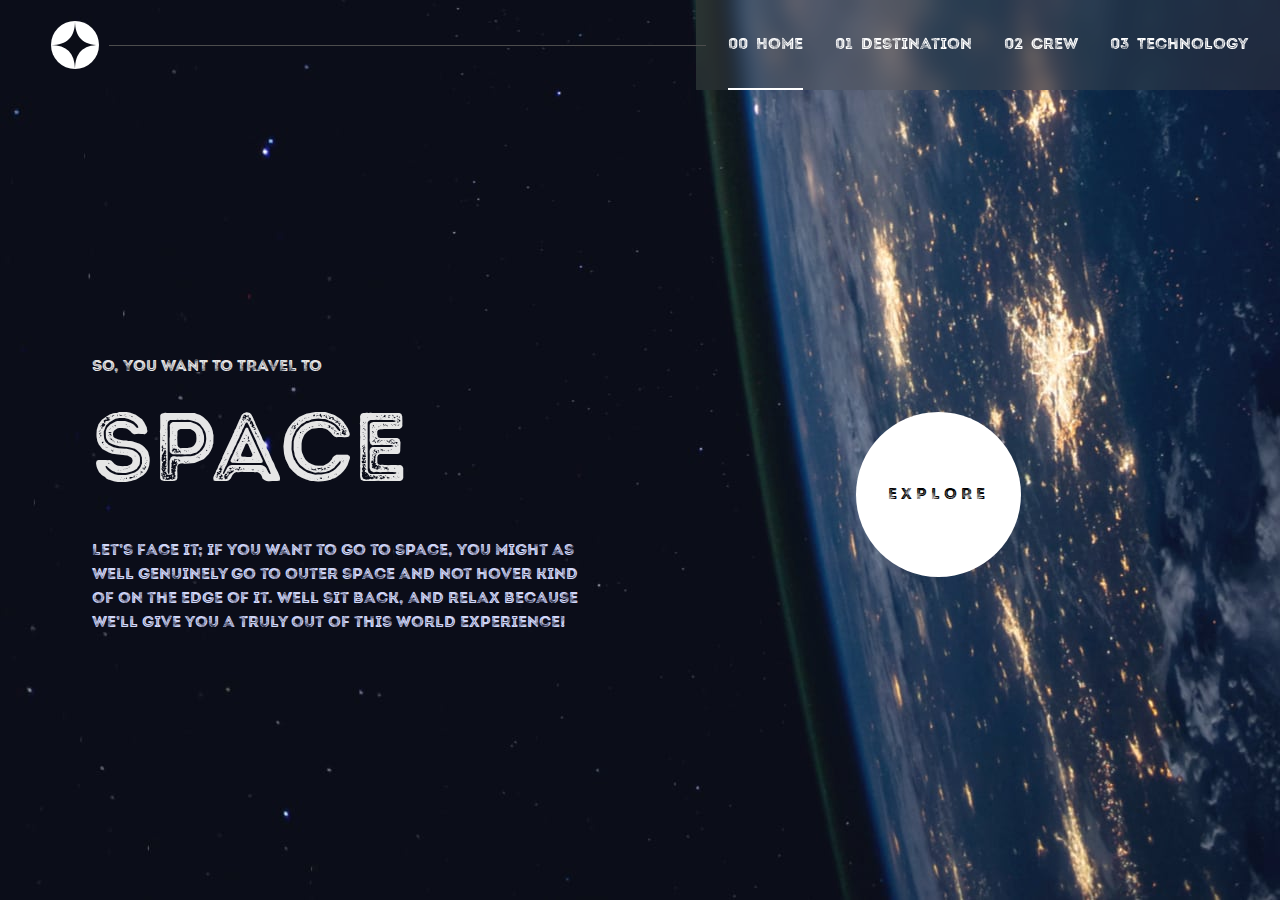
<file: index.html>
<!DOCTYPE html>
<html lang="en">
	<head>
		<meta charset="UTF-8" />
		<meta name="viewport" content="width=device-width, initial-scale=1.0" />

		<link
			rel="icon"
			type="image/png"
			sizes="32x32"
			href="./assets/favicon-32x32.png"
		/>
		<link
			rel="stylesheet"
			type="text/css"
			href="./styles/modern-css-reset.min.css"
		/>
		<link rel="stylesheet" type="text/css" href="./styles/base.css" />
		<link rel="stylesheet" type="text/css" href="./styles/utilities.css" />
		<link rel="stylesheet" type="text/css" href="./styles/common.css" />
		<link rel="stylesheet" type="text/css" href="./styles/home.css" />
		<script type="text/javascript" src="./index.js" defer></script>

		<title>Home | Space tourism website</title>
	</head>

	<body class="home">
		<header id="primary-header">
			<div class="logo">
				<a href="/">
					<img src="./assets/shared/logo.svg" alt="logo" />
				</a>
			</div>

			<button
				type="button"
				aria-controls="primary-navigation"
				id="menu-toggle"
				data-open="false"
			>
				<span class="sr-only" aria-expanded="false">Menu</span>
				<img
					src="./assets/shared/icon-hamburger.svg"
					aria-hidden="true"
					class="hamburger-icon"
				/>
				<img
					src="./assets/shared/icon-close.svg"
					aria-hidden="true"
					class="close-icon"
				/>
			</button>

			<nav id="primary-navigation" aria-expanded="false">
				<ul role="list">
					<li>
						<a href="/" class="nav-item active">
							<span aria-hidden="true">00</span>Home
						</a>
					</li>
					<li>
						<a href="./destination.html" class="nav-item">
							<span aria-hidden="true">01</span>Destination
						</a>
					</li>
					<li>
						<a href="./crew.html" class="nav-item">
							<span aria-hidden="true">02</span>Crew
						</a>
					</li>
					<li>
						<a href="./technology.html" class="nav-item">
							<span aria-hidden="true">03</span>Technology
						</a>
					</li>
				</ul>
			</nav>
		</header>

		<main>
			<header class="flow">
				<h1>So, you want to travel to <span>Space</span></h1>
				<p>
					Let’s face it; if you want to go to space, you might as well genuinely
					go to outer space and not hover kind of on the edge of it. Well sit
					back, and relax because we’ll give you a truly out of this world
					experience!
				</p>
			</header>
			<a href="/destination.html" class="explore">
				<span>Explore</span>
			</a>
		</main>
	</body>
</html>
</file>
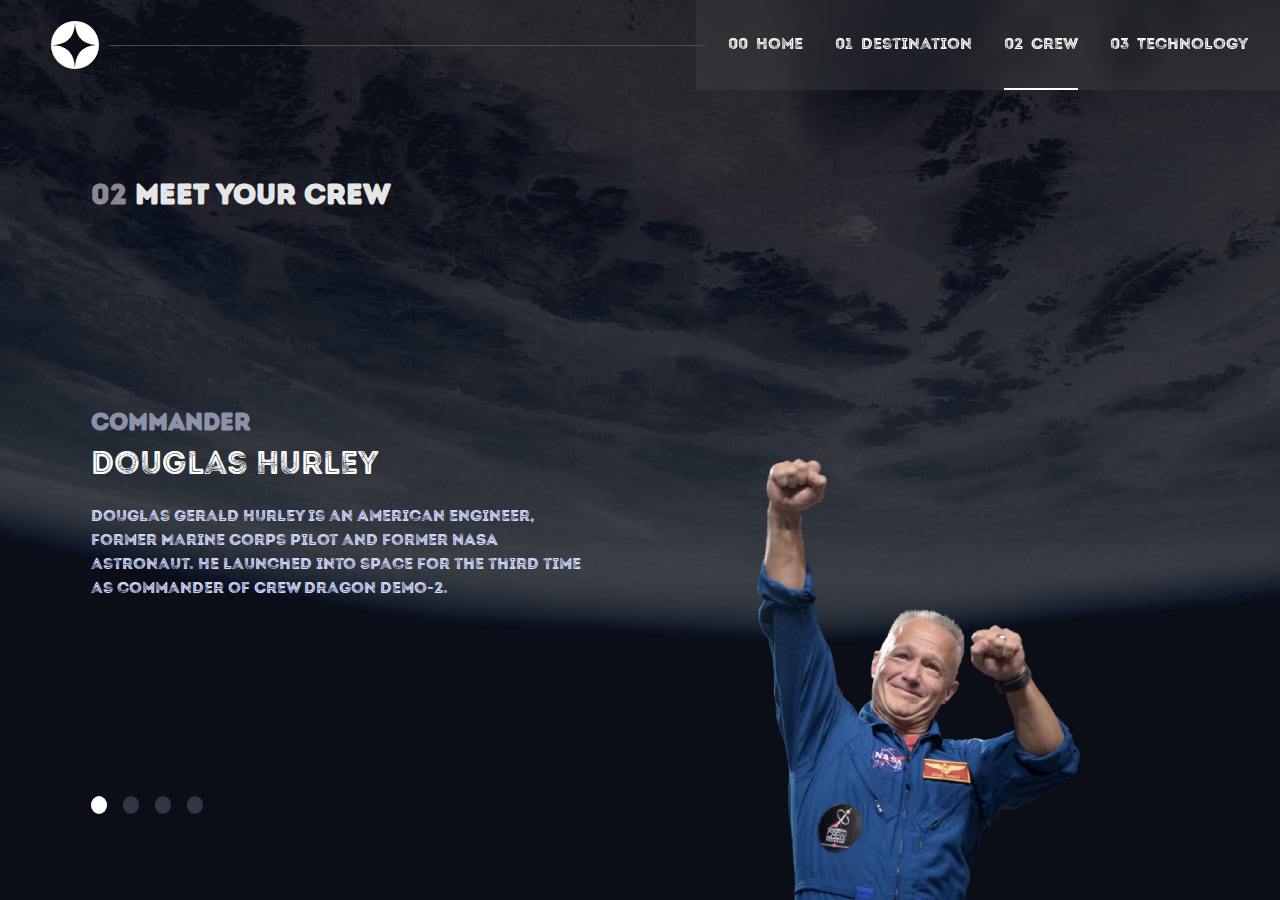
<file: crew.html>
<!DOCTYPE html>
<html lang="en">
	<head>
		<meta charset="UTF-8" />
		<meta name="viewport" content="width=device-width, initial-scale=1.0" />

		<link
			rel="icon"
			type="image/png"
			sizes="32x32"
			href="./assets/favicon-32x32.png"
		/>
		<link
			rel="stylesheet"
			type="text/css"
			href="./styles/modern-css-reset.min.css"
		/>
		<link rel="stylesheet" type="text/css" href="./styles/base.css" />
		<link rel="stylesheet" type="text/css" href="./styles/utilities.css" />
		<link rel="stylesheet" type="text/css" href="./styles/common.css" />
		<link rel="stylesheet" type="text/css" href="./styles/crew.css" />
		<script type="text/javascript" src="./index.js" defer></script>
		<script type="text/javascript" src="./tabs.js" defer></script>

		<title>Crew | Space tourism website</title>
	</head>

	<body class="crew">
		<header id="primary-header">
			<div class="logo">
				<a href="/">
					<img src="./assets/shared/logo.svg" alt="logo" />
				</a>
			</div>

			<button
				type="button"
				aria-controls="primary-navigation"
				id="menu-toggle"
				data-open="false"
			>
				<span class="sr-only" aria-expanded="false">Menu</span>
				<img
					src="./assets/shared/icon-hamburger.svg"
					aria-hidden="true"
					class="hamburger-icon"
				/>
				<img
					src="./assets/shared/icon-close.svg"
					aria-hidden="true"
					class="close-icon"
				/>
			</button>

			<nav id="primary-navigation" aria-expanded="false">
				<ul role="list">
					<li>
						<a href="/" class="nav-item">
							<span aria-hidden="true">00</span>Home
						</a>
					</li>
					<li>
						<a href="./destination.html" class="nav-item">
							<span aria-hidden="true">01</span>Destination
						</a>
					</li>
					<li>
						<a href="./crew.html" class="nav-item active">
							<span aria-hidden="true">02</span>Crew
						</a>
					</li>
					<li>
						<a href="./technology.html" class="nav-item">
							<span aria-hidden="true">03</span>Technology
						</a>
					</li>
				</ul>
			</nav>
		</header>

		<main class="wrapper">
			<h1><span aria-hidden="true">02</span> Meet your crew</h1>

			<ul role="tablist" class="interactive-tabs dots">
				<li>
					<button
						role="tab"
						aria-selected="true"
						aria-controls="commander-panel"
						tabindex="0"
					>
						<span class="sr-only">commander</span>
					</button>
				</li>
				<li>
					<button role="tab" aria-controls="specialist-panel" tabindex="-1">
						<span class="sr-only">specialist</span>
					</button>
				</li>
				<li>
					<button role="tab" aria-controls="pilot-panel" tabindex="-1">
						<span class="sr-only">pilot</span>
					</button>
				</li>
				<li>
					<button role="tab" aria-controls="engineer-panel" tabindex="-1">
						<span class="sr-only">engineer</span>
					</button>
				</li>
			</ul>

			<article
				id="commander-panel"
				class="flow"
				data-selected="true"
				role="tabpanel"
			>
				<header>
					<h2>Commander</h2>
					<p>Douglas Hurley</p>
				</header>
				<p>
					Douglas Gerald Hurley is an American engineer, former Marine Corps
					pilot and former NASA astronaut. He launched into space for the third
					time as commander of Crew Dragon Demo-2.
				</p>
			</article>

			<picture data-selected="true" data-id="commander-panel">
				<source
					srcset="./assets/crew/image-douglas-hurley.webp"
					type="image/webp"
				/>
				<img
					src="./assets/crew/image-douglas-hurley.png"
					alt="commander douglas hurley"
				/>
			</picture>

			<!-- ========================================== -->

			<article
				id="specialist-panel"
				class="flow"
				data-selected="false"
				role="tabpanel"
			>
				<header>
					<h2>Mission Specialist</h2>
					<p>Mark Shuttleworth</p>
				</header>
				<p>
					Mark Richard Shuttleworth is the founder and CEO of Canonical, the
					company behind the Linux-based Ubuntu operating system. Shuttleworth
					became the first South African to travel to space as a space tourist.
				</p>
			</article>

			<picture data-selected="false" data-id="specialist-panel">
				<source
					srcset="./assets/crew/image-mark-shuttleworth.webp"
					type="image/webp"
				/>
				<img
					src="./assets/crew/image-mark-shuttleworth.png"
					alt="specialist mark shuttleworth"
				/>
			</picture>

			<!-- ========================================== -->

			<article
				id="pilot-panel"
				class="flow"
				data-selected="false"
				role="tabpanel"
			>
				<header>
					<h2>Pilot</h2>
					<p>Victor Glover</p>
				</header>
				<p>
					Pilot on the first operational flight of the SpaceX Crew Dragon to the
					International Space Station. Glover is a commander in the U.S. Navy
					where he pilots an F/A-18.He was a crew member of Expedition 64, and
					served as a station systems flight engineer.
				</p>
			</article>

			<picture data-selected="false" data-id="pilot-panel">
				<source
					srcset="./assets/crew/image-victor-glover.webp"
					type="image/webp"
				/>
				<img
					src="./assets/crew/image-victor-glover.png"
					alt="pilot victor glover"
				/>
			</picture>

			<!-- ========================================== -->

			<article
				id="engineer-panel"
				class="flow"
				data-selected="false"
				role="tabpanel"
			>
				<header>
					<h2>Flight Engineer</h2>
					<p>Anousheh Ansari</p>
				</header>
				<p>
					Anousheh Ansari is an Iranian American engineer and co-founder of
					Prodea Systems. Ansari was the fourth self-funded space tourist, the
					first self-funded woman to fly to the ISS, and the first Iranian in
					space.
				</p>
			</article>

			<picture data-selected="false" data-id="engineer-panel">
				<source
					srcset="./assets/crew/image-anousheh-ansari.webp"
					type="image/webp"
				/>
				<img
					src="./assets/crew/image-anousheh-ansari.png"
					alt="engineer anousheh ansari"
				/>
			</picture>
		</main>
	</body>
</html>
</file>
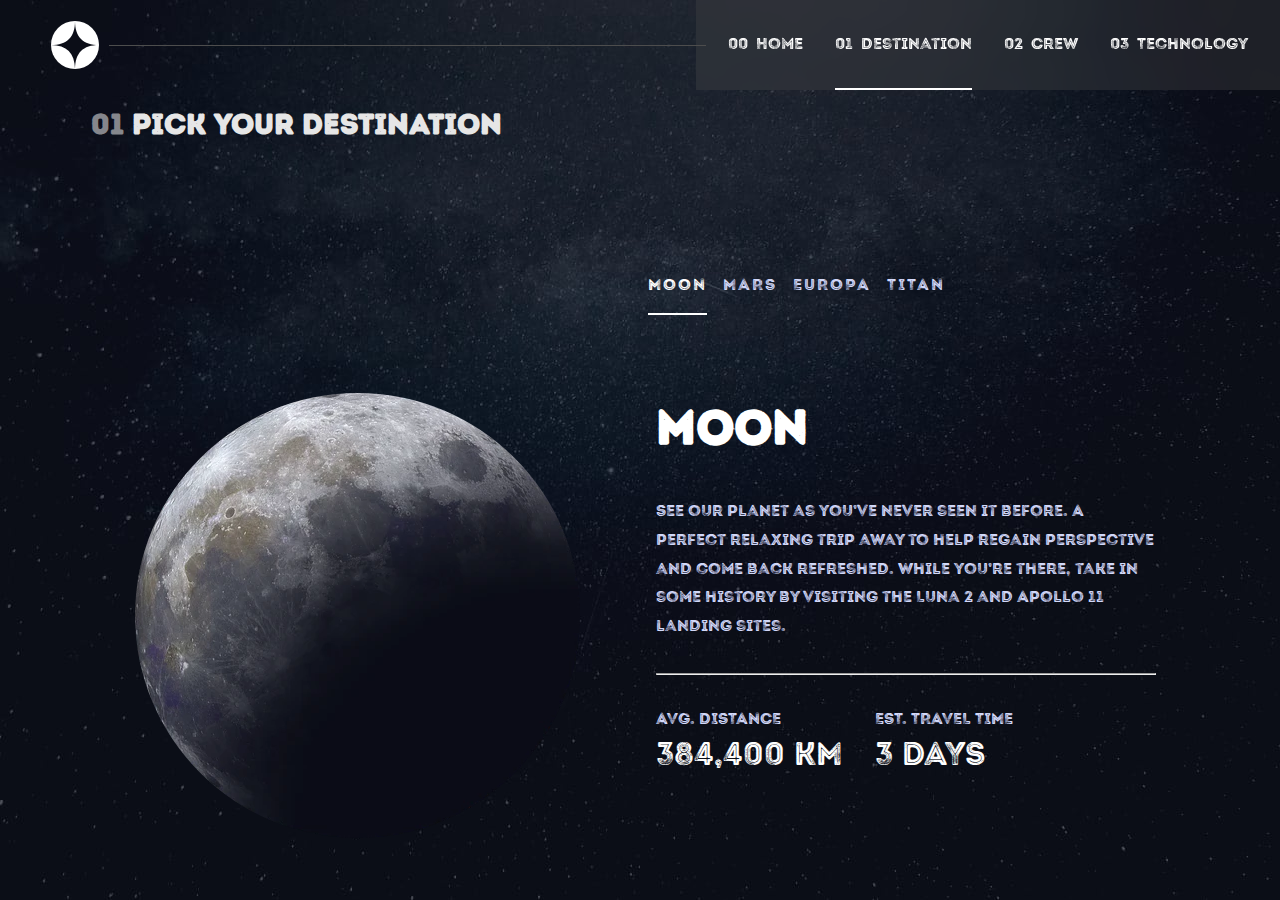
<file: destination.html>
<!DOCTYPE html>
<html lang="en">
	<head>
		<meta charset="UTF-8" />
		<meta name="viewport" content="width=device-width, initial-scale=1.0" />

		<link
			rel="icon"
			type="image/png"
			sizes="32x32"
			href="./assets/favicon-32x32.png"
		/>
		<link
			rel="stylesheet"
			type="text/css"
			href="./styles/modern-css-reset.min.css"
		/>
		<link rel="stylesheet" type="text/css" href="./styles/base.css" />
		<link rel="stylesheet" type="text/css" href="./styles/utilities.css" />
		<link rel="stylesheet" type="text/css" href="./styles/common.css" />
		<link rel="stylesheet" type="text/css" href="./styles/destination.css" />
		<script type="text/javascript" src="./index.js" defer></script>
		<script type="text/javascript" src="./tabs.js" defer></script>

		<title>Destination | Space tourism website</title>
	</head>

	<body class="destination">
		<header id="primary-header">
			<div class="logo">
				<a href="/">
					<img src="./assets/shared/logo.svg" alt="logo" />
				</a>
			</div>
			<button
				type="button"
				aria-controls="primary-navigation"
				id="menu-toggle"
				data-open="false"
			>
				<span class="sr-only" aria-expanded="false">Menu</span>
				<img
					src="./assets/shared/icon-hamburger.svg"
					aria-hidden="true"
					class="hamburger-icon"
				/>
				<img
					src="./assets/shared/icon-close.svg"
					aria-hidden="true"
					class="close-icon"
				/>
			</button>
			<nav id="primary-navigation" aria-expanded="false">
				<ul role="list">
					<li>
						<a href="/" class="nav-item">
							<span aria-hidden="true">00</span>Home
						</a>
					</li>
					<li>
						<a href="./destination.html" class="nav-item active">
							<span aria-hidden="true">01</span>Destination
						</a>
					</li>
					<li>
						<a href="./crew.html" class="nav-item">
							<span aria-hidden="true">02</span>Crew
						</a>
					</li>
					<li>
						<a href="./technology.html" class="nav-item">
							<span aria-hidden="true">03</span>Technology
						</a>
					</li>
				</ul>
			</nav>
		</header>

		<main class="wrapper">
			<h1><span>01</span> Pick your destination</h1>

			<ul role="tablist" class="interactive-tabs">
				<li>
					<button
						role="tab"
						aria-selected="true"
						aria-controls="moon-panel"
						tabindex="0"
					>
						Moon
					</button>
				</li>
				<li>
					<button role="tab" aria-controls="mars-panel" tabindex="-1">
						Mars
					</button>
				</li>
				<li>
					<button role="tab" aria-controls="europa-panel" tabindex="-1">
						Europa
					</button>
				</li>
				<li>
					<button role="tab" aria-controls="titan-panel" tabindex="-1">
						Titan
					</button>
				</li>
			</ul>

			<article role="tabpanel" id="moon-panel" data-selected="true">
				<picture>
					<source
						srcset="./assets/destination/image-moon.webp"
						type="image/webp"
					/>
					<img src="./assets/destination/image-moon.png" alt="moon" />
				</picture>
				<div class="flow">
					<h2>Moon</h2>
					<p>
						See our planet as you’ve never seen it before. A perfect relaxing
						trip away to help regain perspective and come back refreshed. While
						you’re there, take in some history by visiting the Luna 2 and Apollo
						11 landing sites.
					</p>

					<hr />

					<dl>
						<div>
							<dt>Avg. distance</dt>
							<dd>384,400 km</dd>
						</div>
						<div>
							<dt>Est. travel time</dt>
							<dd>3 days</dd>
						</div>
					</dl>
				</div>
			</article>

			<article role="tabpanel" id="mars-panel">
				<picture>
					<source
						srcset="./assets/destination/image-mars.webp"
						type="image/webp"
					/>
					<img src="./assets/destination/image-mars.png" alt="mars" />
				</picture>
				<div class="flow">
					<h2>Mars</h2>
					<p>
						Don’t forget to pack your hiking boots. You’ll need them to tackle
						Olympus Mons, the tallest planetary mountain in our solar system.
						It’s two and a half times the size of Everest!
					</p>

					<hr />

					<dl>
						<div>
							<dt>Avg. distance</dt>
							<dd>225 mil. km</dd>
						</div>
						<div>
							<dt>Est. travel time</dt>
							<dd>9 months</dd>
						</div>
					</dl>
				</div>
			</article>

			<article role="tabpanel" id="europa-panel">
				<picture>
					<source
						srcset="./assets/destination/image-europa.webp"
						type="image/webp"
					/>
					<img src="./assets/destination/image-europa.png" alt="europa" />
				</picture>
				<div class="flow">
					<h2>Europa</h2>
					<p>
						The smallest of the four Galilean moons orbiting Jupiter, Europa is
						a winter lover’s dream. With an icy surface, it’s perfect for a bit
						of ice skating, curling, hockey, or simple relaxation in your snug
						wintery cabin.
					</p>

					<hr />

					<dl>
						<div>
							<dt>Avg. distance</dt>
							<dd>628 mil. km</dd>
						</div>
						<div>
							<dt>Est. travel time</dt>
							<dd>3 years</dd>
						</div>
					</dl>
				</div>
			</article>

			<article role="tabpanel" id="titan-panel">
				<picture>
					<source
						srcset="./assets/destination/image-titan.webp"
						type="image/webp"
					/>
					<img src="./assets/destination/image-titan.png" alt="titan" />
				</picture>
				<div class="flow">
					<h2>Titan</h2>
					<p>
						The only moon known to have a dense atmosphere other than Earth,
						Titan is a home away from home (just a few hundred degrees colder!).
						As a bonus, you get striking views of the Rings of Saturn.
					</p>

					<hr />

					<dl>
						<div>
							<dt>Avg. distance</dt>
							<dd>1.6 bil. km</dd>
						</div>
						<div>
							<dt>Est. travel time</dt>
							<dd>7 years</dd>
						</div>
					</dl>
				</div>
			</article>
		</main>
	</body>
</html>
</file>
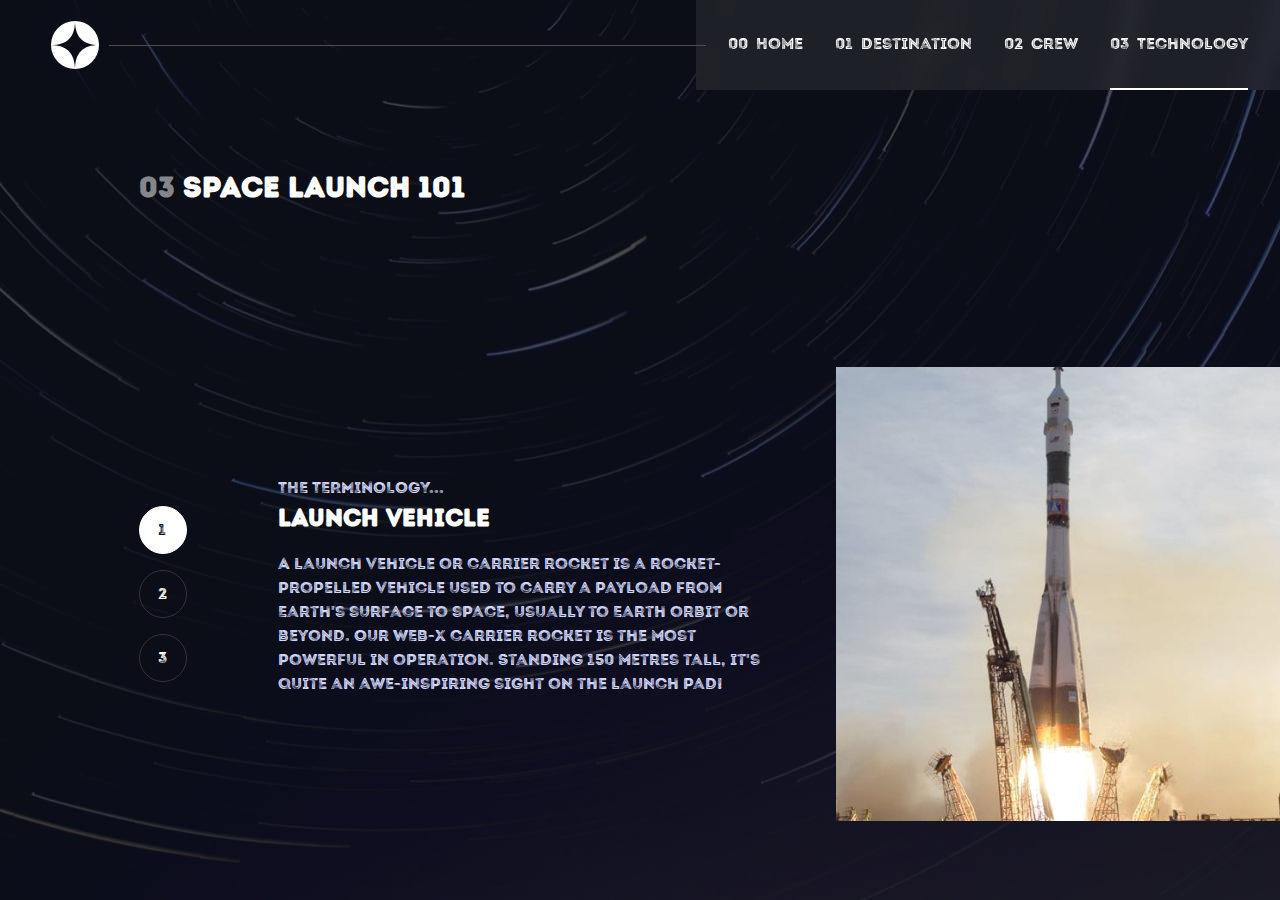
<file: technology.html>
<!DOCTYPE html>
<html lang="en">
	<head>
		<meta charset="UTF-8" />
		<meta name="viewport" content="width=device-width, initial-scale=1.0" />

		<link
			rel="icon"
			type="image/png"
			sizes="32x32"
			href="./assets/favicon-32x32.png"
		/>
		<link
			rel="stylesheet"
			type="text/css"
			href="./styles/modern-css-reset.min.css"
		/>
		<link rel="stylesheet" type="text/css" href="./styles/base.css" />
		<link rel="stylesheet" type="text/css" href="./styles/utilities.css" />
		<link rel="stylesheet" type="text/css" href="./styles/common.css" />
		<link rel="stylesheet" type="text/css" href="./styles/technology.css" />
		<script type="text/javascript" src="./index.js" defer></script>
		<script type="text/javascript" src="./tabs.js" defer></script>

		<title>Technology | Space tourism website</title>
	</head>

	<body class="technology">
		<header id="primary-header">
			<div class="logo">
				<a href="/">
					<img src="./assets/shared/logo.svg" alt="logo" />
				</a>
			</div>

			<button
				type="button"
				aria-controls="primary-navigation"
				id="menu-toggle"
				data-open="false"
			>
				<span class="sr-only" aria-expanded="false">Menu</span>
				<img
					src="./assets/shared/icon-hamburger.svg"
					aria-hidden="true"
					class="hamburger-icon"
				/>
				<img
					src="./assets/shared/icon-close.svg"
					aria-hidden="true"
					class="close-icon"
				/>
			</button>

			<nav id="primary-navigation" aria-expanded="false">
				<ul role="list">
					<li>
						<a href="/" class="nav-item">
							<span aria-hidden="true">00</span>Home
						</a>
					</li>
					<li>
						<a href="./destination.html" class="nav-item">
							<span aria-hidden="true">01</span>Destination
						</a>
					</li>
					<li>
						<a href="./crew.html" class="nav-item">
							<span aria-hidden="true">02</span>Crew
						</a>
					</li>
					<li>
						<a href="./technology.html" class="nav-item active">
							<span aria-hidden="true">03</span>Technology
						</a>
					</li>
				</ul>
			</nav>
		</header>

		<main>
			<h1><span aria-hidden="true">03</span> Space launch 101</h1>

			<ul role="tablist" class="interactive-tabs nums">
				<li>
					<button
						role="tab"
						aria-selected="true"
						aria-controls="launch-vehicle-panel"
						tabindex="0"
						aria-label="launch vehicle"
					>
						<span aria-hidden="true">1</span>
					</button>
				</li>
				<li>
					<button
						role="tab"
						aria-controls="spaceport-panel"
						tabindex="-1"
						aria-label="spaceport"
					>
						<span aria-hidden="true">2</span>
					</button>
				</li>
				<li>
					<button
						role="tab"
						aria-controls="space-capsule-panel"
						tabindex="-1"
						aria-label="space capsule"
					>
						<span aria-hidden="true">3</span>
					</button>
				</li>
			</ul>

			<article
				id="launch-vehicle-panel"
				class="flow"
				data-selected="true"
				role="tabpanel"
			>
				<header>
					<span>The terminology...</span>
					<h2>Launch vehicle</h2>
				</header>
				<p>
					A launch vehicle or carrier rocket is a rocket-propelled vehicle used
					to carry a payload from Earth's surface to space, usually to Earth
					orbit or beyond. Our WEB-X carrier rocket is the most powerful in
					operation. Standing 150 metres tall, it's quite an awe-inspiring sight
					on the launch pad!
				</p>
			</article>

			<picture data-selected="true" data-id="launch-vehicle-panel">
				<source
					srcset="./assets/technology/image-launch-vehicle-portrait.jpg"
					type="image/jpg"
					media="(min-width: 720px)"
				/>
				<img
					src="./assets/technology/image-launch-vehicle-landscape.jpg"
					alt="launch vehicle"
				/>
			</picture>

			<!-- ========================================== -->

			<article
				id="spaceport-panel"
				class="flow"
				data-selected="false"
				role="tabpanel"
			>
				<header>
					<span>The terminology...</span>
					<h2>Spaceport</h2>
				</header>
				<p>
					A spaceport or cosmodrome is a site for launching (or receiving)
					spacecraft, by analogy to the seaport for ships or airport for
					aircraft. Based in the famous Cape Canaveral, our spaceport is ideally
					situated to take advantage of the Earth’s rotation for launch.
				</p>
			</article>

			<picture data-selected="false" data-id="spaceport-panel">
				<source
					srcset="./assets/technology/image-spaceport-portrait.jpg"
					type="image/jpg"
					media="(min-width: 720px)"
				/>
				<img
					src="./assets/technology/image-spaceport-landscape.jpg"
					alt="launch vehicle"
				/>
			</picture>

			<!-- ========================================== -->

			<article
				id="space-capsule-panel"
				class="flow"
				data-selected="false"
				role="tabpanel"
			>
				<header>
					<span>The terminology...</span>
					<h2>Space capsule</h2>
				</header>
				<p>
					A space capsule is an often-crewed spacecraft that uses a blunt-body
					reentry capsule to reenter the Earth's atmosphere without wings. Our
					capsule is where you'll spend your time during the flight. It includes
					a space gym, cinema, and plenty of other activities to keep you
					entertained.
				</p>
			</article>

			<picture data-selected="false" data-id="space-capsule-panel">
				<source
					srcset="./assets/technology/image-space-capsule-portrait.jpg"
					type="image/jpg"
					media="(min-width: 720px)"
				/>
				<img
					src="./assets/technology/image-space-capsule-landscape.jpg"
					alt="launch vehicle"
				/>
			</picture>
		</main>
	</body>
</html>
</file>
<file: styles/base.css>
:root {
	--clr-dark: 230, 35%, 7%;
	--clr-light: 231, 77%, 90%;
}

*,
*::after,
*::before {
	padding: 0;
	margin: 0;
}

body {
	/*font-family: Courier New, sans-serif;*/
	font-family: 'introrustg-base2line', sans-serif;
	overflow-x: hidden;
}

main {
	padding-top: 88px;
	padding-inline: 4vw;
	min-height: 100vh;
}

button {
	display: inline-block;
	cursor: pointer;
	border: none;
	margin-inline: auto;
}

p {
	max-width: 50ch;
}

img,
picture {
	object-fit: scale-down;
}

ul[role='tablist'] {
	list-style: none;
}

::selection {
	color: hsl(var(--clr-dark));
	background-color: hsl(var(--clr-light));
}

:focus-visible {
	outline: 2px solid white;
	outline-offset: 2px;
}

@font-face {
  font-family: 'introrustg-base2line';
  src: url('introrustg-base2line-webfont.woff2') format('woff2'),
       url('introrustg-base2line-webfont.woff') format('woff');
  font-weight: normal;
  font-style: normal;
}
</file>
<file: styles/utilities.css>
.flex-row-center {
	display: flex;
	flex-direction: row;
	justify-content: center;
	align-items: center;
}

.flex-column-center {
	display: flex;
	flex-direction: column;
	justify-content: center;
	align-items: center;
}

.flow > * + * {
	margin-top: var(--flow-space, 1rem);
}

.margin-side-auto {
	margin-left: auto;
	margin-right: auto;
}

.sr-only {
	position: absolute;
	width: 1px;
	height: 1px;
	padding: 0;
	margin: -1px;
	overflow: hidden;
	clip: rect(0, 0, 0, 0);
	white-space: nowrap; /* added line */
	border: 0;
}

.wrapper {
	max-width: 1200px;
	margin-left: auto;
	margin-right: auto;
}
</file>
<file: styles/common.css>
/*==================================================================*/
/* Common styles */
/*==================================================================*/

#primary-header {
	position: absolute;
	inset: 0 0 auto 0;
	display: flex;
	justify-content: space-between;
	align-items: center;
}
#primary-header::before {
	content: '';
	position: relative;
	order: 2;
	flex: 1;
	transform: translateX(10px);
	/*max-width: 50%;*/
	height: 1px;
	background-color: hsl(0, 0%, 30%);
	z-index: 1;
}
#primary-header .logo {
	order: 1;
	padding: 1rem 0 1rem 4vw;
}

#primary-navigation {
	position: relative;
	order: 2;
	isolation: isolate;
	padding: 0 2rem;
}
#primary-navigation::after {
	content: '';
	position: absolute;
	z-index: -1;
	inset: 0;
	background-color: hsl(0, 0%, 0%, 0.9);
	/*background-color: grey;*/
	/*filter: blur(10px);*/
	/*clip-path: inset(10px);*/
}
@supports (backdrop-filter: blur(10px)) {
	#primary-navigation::after {
		background-color: hsl(0, 0%, 30%, 0.3);
		backdrop-filter: blur(10px);
	}
}
#primary-navigation ul {
	--flex-gap: 2rem;
	display: flex;
	justify-content: center;
	align-items: center;
	gap: var(--flex-gap, 1rem);
}
#primary-navigation a {
	display: inline-block;
	color: white;
	text-decoration: none;
}
#primary-navigation a span {
	margin-right: 0.5rem;
}

#menu-toggle {
	position: absolute;
	z-index: 3;
	top: 1rem;
	right: 1rem;
	background-color: transparent;
	padding: 0;
	border: 0;
}
#menu-toggle img {
	object-fit: scale-down;
}
#menu-toggle[data-open='false'] .hamburger-icon {
	display: inline-block;
}
#menu-toggle[data-open='false'] .close-icon {
	display: none;
}
#menu-toggle[data-open='true'] .close-icon {
	display: inline-block;
}
#menu-toggle[data-open='true'] .hamburger-icon {
	display: none;
}

@media screen and (min-width: 720px) {
	#menu-toggle {
		display: none;
	}
}

@media screen and (max-width: 720px) {
	#primary-header::before {
		display: none;
	}

	#primary-navigation {
		position: fixed;
		z-index: 2;
		inset: 0 0 0 30%;
		transform: translateX(100%);
		transition: transform 0.3s cubic-bezier(0.65, 0.05, 0.36, 1);
	}
	#primary-navigation ul {
		--flex-gap: 1rem;
		display: flex;
		justify-content: center;
		align-items: center;
		flex-direction: column;
		min-height: 100%;
	}
	#primary-navigation[aria-expanded='true'] {
		transform: translateX(0);
	}
}

h1 {
	color: hsl(0, 0%, 90%);
	text-transform: uppercase;
	font-size: clamp(1rem, 1rem + 1vw, 2rem);
}
h1 span {
	color: hsl(0, 0%, 100%, 0.5);
}

/*==================================================================*/
/* Interactive elements */
/*==================================================================*/

.nav-item {
	padding: 1rem 0;
	border-bottom: 2px solid transparent;
	transition: border-bottom-color 0.3s;
}
.nav-item:hover {
	border-bottom-color: hsl(0, 0%, 50%);
}
.nav-item.active {
	border-bottom-color: hsl(0, 0%, 100%);
}

.interactive-tabs {
	display: flex;
	gap: var(--flex-gap, 1rem);
}
.interactive-tabs *[role='tab'] {
	color: hsl(var(--clr-light));
	background-color: transparent;
	text-transform: uppercase;
	letter-spacing: 0.125em;
	padding: var(--tab-padding, 1rem) 0;
	border-bottom: 2px solid transparent;
	transition: color 0.3s, background-color 0.3s, border-color 0.3s;
	cursor: pointer;
}
.interactive-tabs *[role='tab']:hover {
	border-bottom-color: hsl(0, 0%, 50%);
}
.interactive-tabs *[role='tab'][aria-selected='true'] {
	color: white;
	border-bottom-color: white;
}

.interactive-tabs.dots *[role='tab'] {
	background-color: hsl(var(--clr-light), 0.2);
	padding: 0.5rem;
	border-radius: 50%;
}
.interactive-tabs.dots *[role='tab']:hover {
	background-color: hsl(var(--clr-light), 0.7);
}
.interactive-tabs.dots *[role='tab'][aria-selected='true'] {
	background-color: white;
}

.interactive-tabs.nums *[role='tab'] {
	color: white;
	background-color: var(--clr-dark);
	padding: 0;
	border-radius: 50%;
	border: 1px solid hsl(0, 0%, 20%);
	aspect-ratio: 1;
	width: 3rem;
}
.interactive-tabs.nums *[role='tab']:hover {
	border-color: white;
	/*background-color: hsl(0, 0%, 50%);*/
}
.interactive-tabs.nums *[role='tab'][aria-selected='true'] {
	color: hsl(var(--clr-dark));
	background-color: white;
	border-color: white;
}

/*.slider-dot {
	padding: 1rem;
	border-radius: 50%;
}
.slider-dot:hover {
	background-color: hsl(0, 0%, 50%);
}
.slider-dot[aria-selected='true'] {
	background-color: hsl(0, 0%, 20%);
}
*/

/*.slider-num {
	color: white;
	background-color: var(--clr-dark);
	padding: 1rem;
	border-radius: 50%;
	border: 1px solid hsl(0, 0%, 20%);
}
.slider-num:hover {
	border-color: white;
	background-color: hsl(0, 0%, 50%);
}
.slider-num[aria-selected='true'] {
	color: var(--clr-dark);
	background-color: white;
}*/

@media screen and (min-width: 720px) {
	.nav-item {
		padding: 2rem 0;
	}
}

@keyframes load-article {
	0% {
		opacity: 0;
		transform: translateY(10px);
	}
	100% {
		opacity: 1;
		transform: translateY(0px);
	}
}
</file>
<file: styles/home.css>
.home {
	background-image: url('../assets/home/background-home-mobile.jpg');
	background-size: cover;
	background-position: bottom;
}
.home main {
	display: grid;
	place-items: center;
	gap: 1rem;
}
.home main header {
	color: hsl(var(--clr-light));
	text-align: center;
}
.home main h1 {
	text-transform: uppercase;
	font-weight: 400;
	font-size: 1rem;
}
.home main h1 span {
	display: block;
	color: hsl(0, 0%, 90%);
	font-size: 4.5em;
}

.explore {
	display: inline-block;
	position: relative;
	align-self: start;
	color: black;
	background-color: white;
	text-transform: uppercase;
	text-decoration: none;
	letter-spacing: 0.25em;
	aspect-ratio: 1;
	padding: 0.5em 1em;
	border-radius: 50%;
}
.explore::before {
	content: 'Explore';
	position: absolute;
	top: 50%;
	left: 50%;
	transform: translate(-50%, -50%);
	background-color: transparent;
}
.explore::after {
	content: '';
	position: absolute;
	z-index: -1;
	inset: 0;
	opacity: 0;
	background-color: hsl(0, 0%, 100%, 0.5);
	border-radius: 50%;
	transition: transform 0.4s ease-in-out, opacity 0.5s ease-in-out;
}
.explore:hover::after,
.explore:focus-visible::after {
	transform: scale(1.5);
	opacity: 1;
}

.explore span {
	clip-path: inset(50%);
	/*display: inline-block;*/
}

@media screen and (min-width: 720px) {
	.home {
		background-image: url('../assets/home/background-home-desktop.jpg');
	}
	.home main {
		grid-template-columns: repeat(2, 1fr);
	}
	.home main header {
		text-align: start;
	}
	.home h1 {
		font-size: 2rem;
	}
	.home main h1 span {
		display: block;
		font-size: 6em;
	}

	.explore {
		padding: 1em 2em;
		align-self: center;
	}
}
</file>
<file: styles/crew.css>
.crew {
	background-image: url('../assets/crew/background-crew-mobile.jpg');
	background-size: cover;
	background-position: bottom;
}

.crew main {
	display: grid;
	grid-template-columns: 1fr;
	grid-template-areas:
		'header'
		'picture'
		'tablist'
		'article';
	place-items: center;
	gap: 1rem;
	text-align: center;
}
.crew main h1 {
	grid-area: header;
}
.crew main [role='tablist'] {
	grid-area: tablist;
}
.crew main article {
	grid-area: article;
}
main article:not([data-selected='true']) {
	display: none;
}
main picture:not([data-selected='true']) {
	display: none;
}
.crew main article header h2 {
	color: hsl(var(--clr-light), 0.6);
	font-size: 1.5rem;
}
.crew main article header p {
	color: white;
	font-size: 2rem;
}
.crew main article p {
	color: hsl(var(--clr-light));
	text-align: center;
}
.crew main picture {
	position: relative;
	grid-area: picture;
	max-width: 50%;
}
.crew main picture::after {
	content: '';
	position: absolute;
	top: 100%;
	width: calc(200% - 8vw);
	left: 50%;
	transform: translateX(-50%);
	border-bottom: 1px solid hsl(var(--clr-light), 0.2);
}

@media screen and (min-width: 720px) {
	.crew {
		background-image: url('../assets/crew/background-crew-desktop.jpg');
	}
	.crew main {
		grid-template-columns: 1fr 1fr;
		grid-template-areas:
			'header picture'
			'article picture'
			'tablist picture';
		justify-items: start;
		text-align: start;
	}
	.crew main picture {
		justify-self: center;
		align-self: end;
		max-width: 60%;
	}
	.crew main picture::after {
		display: none;
	}
	.crew main article p {
		text-align: start;
	}
}
</file>
<file: styles/destination.css>
.destination {
	background-image: url('../assets/destination/background-destination-mobile.jpg');
	background-size: cover;
	background-position: center;
}

main {
	display: grid;
	grid-template-columns: 1fr;
	grid-template-areas:
		'header'
		'tablist'
		'article';
	/*place-content: center;*/
	place-items: center;
	gap: 1rem;
}
main h1 {
	grid-area: header;
	margin: 1rem 0 2rem;
}
main article {
	--flow-space: 2rem;
	grid-area: article;
	display: grid;
	grid-template-columns: 1fr;
	place-items: center;
	gap: 2rem;
	text-align: center;
	width: 100%;
	animation: load-article 0.7s;
}
main article:not([data-selected='true']) {
	display: none;
}
main [role='tablist'] {
	position: sticky;
	top: 0;
	grid-area: tablist;
}

picture {
	display: inline-block;
	margin: 0 auto;
}

h2 {
	color: white;
	font-size: 3rem;
	text-align: center;
}

p {
	line-height: 1.8;
	color: hsl(var(--clr-light));
	margin-inline: auto;
}

hr {
	color: hsl(var(--clr-light), 0.2);
	margin: auto;
	height: 1px;
}

dl {
	display: flex;
	flex-direction: column;
	gap: 2rem;
	text-transform: uppercase;
}

dl dt {
	color: hsl(var(--clr-light));
}

dl dd {
	color: white;
	font-size: 2rem;
}

@media screen and (min-width: 720px) {
	.destination {
		background-image: url('../assets/destination/background-destination-desktop.jpg');
	}

	main {
		grid-template-columns: 1fr 1fr;
		grid-template-areas:
			'header header'
			'. tablist'
			'article article';
		place-items: start;
		/*text-align: start;*/
	}

	main article {
		grid-template-columns: 1fr 1fr;
		place-items: start;
		text-align: start;
	}

	h2 {
		text-align: start;
	}

	p {
		margin-inline: revert;
	}

	dl {
		flex-direction: row;
	}
}
</file>
<file: styles/technology.css>
.technology {
	background-image: url('../assets/technology/background-technology-mobile.jpg');
	background-size: cover;
	background-position: bottom;
}
.technology main {
	display: grid;
	grid-template-areas:
		'header'
		'picture'
		'tablist'
		'article';
	place-items: center;
	gap: 2rem;
	color: hsl(var(--clr-light));
	padding-inline: 0;
	text-align: center;
}

.technology main h1 {
	grid-area: header;
	color: white;
}
.technology main [role='tablist'] {
	grid-area: tablist;
}
.technology main picture {
	position: relative;
	grid-area: picture;
	animation: load-article 0.7s;
}
.technology main article {
	grid-area: article;
	padding-inline: 4vw;
	animation: load-article 0.7s;
	padding-bottom: 1rem;
}

.technology main article:not([data-selected='true']) {
	display: none;
}
.technology main picture:not([data-selected='true']) {
	display: none;
}

.technology main article header {
	color: white;
	text-transform: uppercase;
}
.technology main article header span {
	color: hsl(var(--clr-light));
}

@media screen and (min-width: 720px) {
	.technology {
		background-image: url('../assets/technology/background-technology-desktop.jpg');
	}
	.technology main {
		grid-template-columns: 1fr 1fr 4fr 4fr;
		grid-template-areas:
			'. header header header'
			'. tablist article picture';
		justify-items: start;
		align-items: center;
		row-gap: 0;
		column-gap: 1rem;
		text-align: start;
	}
	.technology main [role='tablist'] {
		flex-direction: column;
	}
	.technology main picture {
		justify-self: end;
		max-width: 90%;
	}
	.technology main article {
		padding-inline: 0;
	}
}
</file>
